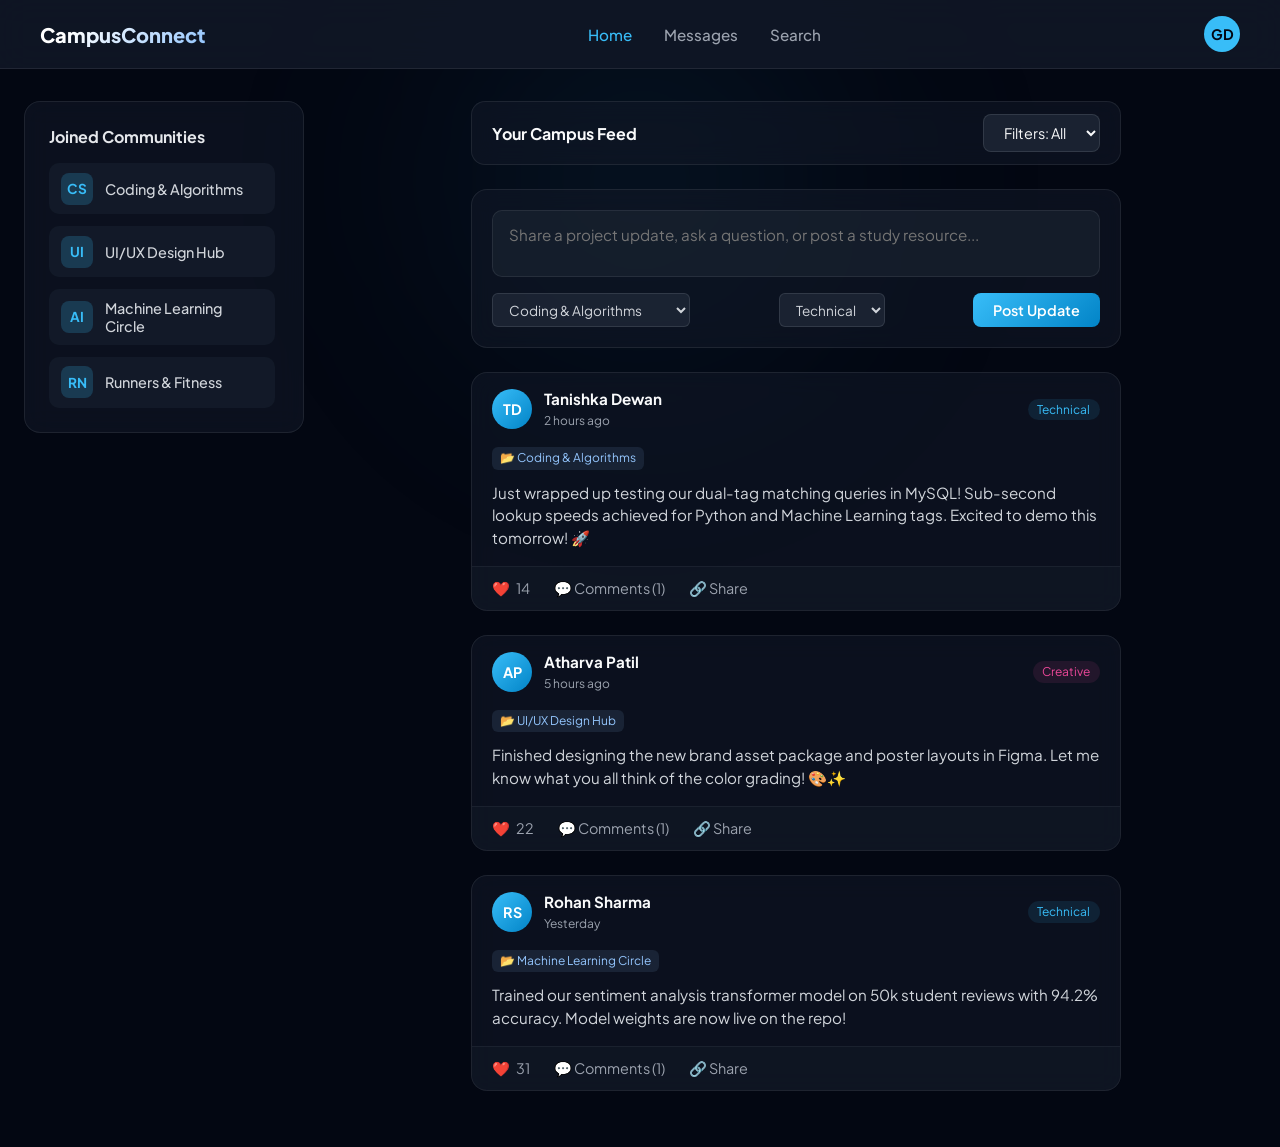
<file: dashboard.html>
<!DOCTYPE html>
<html lang="en">
<head>
    <meta charset="UTF-8">
    <meta name="viewport" content="width=device-width, initial-scale=1.0">
    <title>CampusConnect - Dashboard Feed</title>
    <link href="https://fonts.googleapis.com/css2?family=Plus+Jakarta+Sans:wght@300;400;500;700;800&display=swap" rel="stylesheet">
    <style>
        * { margin: 0; padding: 0; box-sizing: border-box; }
        body { font-family: 'Plus Jakarta Sans', sans-serif; background-color: #030712; color: #f9fafb; min-height: 100vh; }
        .ambient-glow { position: fixed; width: 700px; height: 700px; background: radial-gradient(circle, rgba(56, 189, 248, 0.08) 0%, rgba(14, 116, 144, 0.02) 50%, transparent 70%); top: 20%; left: 50%; transform: translate(-50%, -50%); z-index: 0; pointer-events: none; filter: blur(80px); }
        nav { position: sticky; top: 0; z-index: 100; background: rgba(17, 24, 39, 0.85); border-bottom: 1px solid rgba(255, 255, 255, 0.08); backdrop-filter: blur(16px); display: flex; justify-content: space-between; align-items: center; padding: 1rem 2.5rem; }
        .nav-brand { font-size: 1.25rem; font-weight: 800; background: linear-gradient(135deg, #ffffff 20%, #93c5fd 100%); -webkit-background-clip: text; -webkit-text-fill-color: transparent; text-decoration: none; }
        .nav-links { display: flex; gap: 2rem; list-style: none; }
        .nav-links a { color: #9ca3af; text-decoration: none; font-size: 0.95rem; font-weight: 500; transition: color 0.2s; cursor: pointer; }
        .nav-links a:hover, .nav-links a.active { color: #38bdf8; }
        .nav-right { display: flex; align-items: center; gap: 1rem; }
        .nav-avatar-link { text-decoration: none; display: flex; align-items: center; transition: transform 0.2s; cursor: pointer; }
        .nav-avatar { width: 36px; height: 36px; border-radius: 50%; background: #38bdf8; color: #030712; font-weight: 700; display: flex; align-items: center; justify-content: center; font-size: 0.9rem; border: 2px solid rgba(56, 189, 248, 0.4); overflow: hidden; }
        .nav-avatar img { width: 100%; height: 100%; object-fit: cover; }
        .main-layout { position: relative; z-index: 1; max-width: 1300px; margin: 0 auto; display: grid; grid-template-columns: 280px 1fr; gap: 2rem; padding: 2rem 1.5rem; }
        .sidebar { background: rgba(17, 24, 39, 0.6); border: 1px solid rgba(255, 255, 255, 0.08); border-radius: 16px; padding: 1.5rem; backdrop-filter: blur(12px); height: fit-content; position: sticky; top: 5rem; }
        .sidebar h3 { font-size: 1rem; font-weight: 700; margin-bottom: 1rem; color: #e5e7eb; }
        .communities-list { list-style: none; max-height: 400px; overflow-y: auto; display: flex; flex-direction: column; gap: 0.75rem; padding-right: 0.25rem; }
        .community-item { display: flex; align-items: center; gap: 0.75rem; padding: 0.6rem 0.75rem; border-radius: 10px; background: rgba(31, 41, 55, 0.4); transition: background 0.2s; cursor: pointer; text-decoration: none; color: inherit; }
        .community-item:hover { background: rgba(56, 189, 248, 0.1); }
        .community-icon { width: 32px; height: 32px; border-radius: 8px; background: rgba(56, 189, 248, 0.2); color: #38bdf8; display: flex; align-items: center; justify-content: center; font-weight: 700; font-size: 0.85rem; }
        .community-name { font-size: 0.9rem; font-weight: 500; color: #d1d5db; }
        .feed-container { max-width: 650px; width: 100%; margin: 0 auto; }
        .feed-controls { display: flex; justify-content: space-between; align-items: center; margin-bottom: 1.5rem; background: rgba(17, 24, 39, 0.6); border: 1px solid rgba(255, 255, 255, 0.08); padding: 0.75rem 1.25rem; border-radius: 14px; backdrop-filter: blur(12px); }
        .filter-dropdown { background: rgba(31, 41, 55, 0.8); border: 1px solid rgba(255, 255, 255, 0.1); color: #f9fafb; padding: 0.5rem 1rem; border-radius: 8px; font-family: inherit; font-size: 0.9rem; cursor: pointer; outline: none; }
        .create-post-box { background: rgba(17, 24, 39, 0.6); border: 1px solid rgba(255, 255, 255, 0.08); border-radius: 16px; padding: 1.25rem; backdrop-filter: blur(12px); margin-bottom: 1.5rem; }
        .create-post-input { width: 100%; background: rgba(31, 41, 55, 0.5); border: 1px solid rgba(255, 255, 255, 0.08); border-radius: 10px; padding: 0.85rem 1rem; color: #f9fafb; font-family: inherit; font-size: 0.95rem; resize: none; margin-bottom: 0.75rem; outline: none; }
        .create-post-footer { display: flex; justify-content: space-between; align-items: center; }
        .post-category-select, .post-comm-select { background: rgba(31, 41, 55, 0.8); border: 1px solid rgba(255, 255, 255, 0.1); color: #d1d5db; padding: 0.4rem 0.75rem; border-radius: 6px; font-family: inherit; font-size: 0.85rem; }
        .post-btn { background: linear-gradient(135deg, #38bdf8 0%, #0284c7 100%); color: #ffffff; font-family: inherit; font-weight: 600; font-size: 0.9rem; padding: 0.5rem 1.25rem; border: none; border-radius: 8px; cursor: pointer; transition: opacity 0.2s; }
        .post-card { background: rgba(17, 24, 39, 0.6); border: 1px solid rgba(255, 255, 255, 0.08); border-radius: 16px; margin-bottom: 1.5rem; backdrop-filter: blur(12px); overflow: hidden; }
        .post-header { display: flex; align-items: center; justify-content: space-between; padding: 1rem 1.25rem; }
        .post-user-info { display: flex; align-items: center; gap: 0.75rem; cursor: pointer; }
        .post-avatar { width: 40px; height: 40px; border-radius: 50%; background: linear-gradient(135deg, #38bdf8 0%, #0284c7 100%); display: flex; align-items: center; justify-content: center; font-weight: 700; color: #ffffff; font-size: 0.9rem; overflow: hidden; }
        .post-avatar img { width: 100%; height: 100%; object-fit: cover; }
        .post-author { font-size: 0.95rem; font-weight: 700; color: #f9fafb; }
        .post-author:hover { color: #38bdf8; text-decoration: underline; }
        .post-tag { font-size: 0.75rem; color: #38bdf8; background: rgba(56, 189, 248, 0.1); padding: 0.2rem 0.6rem; border-radius: 9999px; }
        .post-community-badge { display: inline-block; font-size: 0.75rem; color: #93c5fd; background: rgba(147, 197, 253, 0.1); padding: 0.15rem 0.5rem; border-radius: 6px; margin-bottom: 0.5rem; cursor: pointer; }
        .post-community-badge:hover { background: rgba(147, 197, 253, 0.2); }
        .post-body { padding: 0 1.25rem 1rem 1.25rem; font-size: 0.95rem; line-height: 1.5; color: #d1d5db; }
        .post-actions { display: flex; gap: 1.5rem; padding: 0.75rem 1.25rem; border-top: 1px solid rgba(255, 255, 255, 0.05); background: rgba(31, 41, 55, 0.2); }
        .action-btn { background: transparent; border: none; color: #9ca3af; font-family: inherit; font-size: 0.9rem; cursor: pointer; display: flex; align-items: center; gap: 0.4rem; transition: color 0.2s; }
        .action-btn:hover, .action-btn.active { color: #38bdf8; }
        .comments-section { padding: 0.75rem 1.25rem 1rem 1.25rem; border-top: 1px solid rgba(255, 255, 255, 0.03); display: none; background: rgba(11, 15, 25, 0.4); }
        .comments-section.open { display: block; }
        .comment-list { margin-bottom: 0.75rem; display: flex; flex-direction: column; gap: 0.5rem; }
        .comment-item { font-size: 0.85rem; color: #9ca3af; background: rgba(31, 41, 55, 0.4); padding: 0.5rem 0.75rem; border-radius: 8px; }
        .comment-item strong { color: #e5e7eb; margin-right: 0.4rem; }
        .comment-input-box { display: flex; gap: 0.5rem; }
        .comment-input { flex: 1; background: rgba(31, 41, 55, 0.5); border: 1px solid rgba(255, 255, 255, 0.08); border-radius: 8px; padding: 0.5rem 0.75rem; color: #f9fafb; font-size: 0.85rem; outline: none; }
        .comment-submit-btn { background: #38bdf8; color: #030712; border: none; padding: 0.5rem 0.75rem; border-radius: 8px; font-weight: 600; font-size: 0.85rem; cursor: pointer; }

        .modal-overlay { display: none; position: fixed; inset: 0; background: rgba(3, 7, 18, 0.85); backdrop-filter: blur(12px); z-index: 1000; justify-content: center; align-items: center; padding: 1.5rem; }
        .modal-box { background: rgba(17, 24, 39, 0.95); border: 1px solid rgba(255, 255, 255, 0.1); border-radius: 20px; max-width: 650px; width: 100%; padding: 2rem; position: relative; max-height: 85vh; overflow-y: auto; }
        .close-modal { position: absolute; top: 1.25rem; right: 1.25rem; background: transparent; border: none; color: #9ca3af; font-size: 1.5rem; cursor: pointer; }
    </style>
</head>
<body>
    <div class="ambient-glow"></div>

    <nav>
        <a href="dashboard.html" class="nav-brand">CampusConnect</a>
        <ul class="nav-links">
            <li><a class="active" onclick="loadPosts()">Home</a></li>
            <li><a href="ecosystem.html?tab=messages">Messages</a></li>
            <li><a href="ecosystem.html?tab=search">Search</a></li>
        </ul>
        <div class="nav-right">
            <a href="ecosystem.html?tab=profile" class="nav-avatar-link" title="Go to Profile">
                <div class="nav-avatar" id="nav-user-avatar">GD</div>
            </a>
        </div>
    </nav>

    <div class="main-layout">
        <aside class="sidebar">
            <h3>Joined Communities</h3>
            <div class="communities-list" id="joined-communities-sidebar"></div>
        </aside>

        <main class="feed-container">
            <div class="feed-controls">
                <span style="font-weight: 700; font-size: 1rem;">Your Campus Feed</span>
                <select class="filter-dropdown" id="feed-filter" onchange="loadPosts()">
                    <option value="all">Filters: All</option>
                    <option value="technical">Technical</option>
                    <option value="creative">Creative</option>
                </select>
            </div>

            <div class="create-post-box">
                <textarea class="create-post-input" id="new-post-text" placeholder="Share a project update, ask a question, or post a study resource..."></textarea>
                <div class="create-post-footer" style="display: flex; gap: 0.5rem; flex-wrap: wrap;">
                    <select class="post-comm-select" id="new-post-comm">
                        <option value="Coding & Algorithms">Coding & Algorithms</option>
                        <option value="UI/UX Design Hub">UI/UX Design Hub</option>
                        <option value="Machine Learning Circle">Machine Learning Circle</option>
                        <option value="Runners & Fitness">Runners & Fitness</option>
                    </select>
                    <select class="post-category-select" id="new-post-category">
                        <option value="technical">Technical</option>
                        <option value="creative">Creative</option>
                    </select>
                    <button class="post-btn" onclick="createNewPost()">Post Update</button>
                </div>
            </div>

            <div id="posts-stream"></div>
        </main>
    </div>

    <!-- Community Hub Modal Page -->
    <div id="community-modal" class="modal-overlay">
        <div class="modal-box">
            <button class="close-modal" onclick="closeModal('community-modal')">&times;</button>
            <div style="display: flex; align-items: center; gap: 1rem; margin-bottom: 1.25rem;">
                <div class="community-icon" id="modal-comm-icon" style="width: 55px; height: 55px; font-size: 1.3rem;">CS</div>
                <div>
                    <h2 id="modal-comm-name" style="font-size: 1.4rem;">Coding & Algorithms</h2>
                    <p style="font-size: 0.85rem; color: #10b981;"><span id="modal-comm-members">340</span> Active Members</p>
                </div>
            </div>
            <p id="modal-comm-desc" style="color: #9ca3af; font-size: 0.95rem; margin-bottom: 1.5rem; line-height: 1.5;"></p>
            
            <div style="display: flex; gap: 2rem; margin-bottom: 1.5rem; font-size: 0.85rem; color: #d1d5db; background: rgba(31,41,55,0.4); padding: 1rem; border-radius: 12px;">
                <div><strong>Admins:</strong> <span id="modal-comm-admins">Tanishka Dewan</span></div>
                <div><strong>Connections in Hub:</strong> <span id="modal-comm-connections">Atharva Patil</span></div>
            </div>

            <button class="post-btn" id="modal-join-btn" onclick="toggleJoinFromModal()" style="margin-bottom: 1.5rem;">Join Hub</button>

            <h3 style="font-size: 1rem; color: #93c5fd; margin-bottom: 0.75rem;">Community Specific Updates</h3>
            <div id="modal-comm-posts"></div>
        </div>
    </div>

    <!-- User Profile Popup Modal -->
    <div id="profile-popup-modal" class="modal-overlay">
        <div class="modal-box" style="max-width: 450px; text-align: center;">
            <button class="close-modal" onclick="closeModal('profile-popup-modal')">&times;</button>
            <div style="width: 80px; height: 80px; border-radius: 50%; background: linear-gradient(135deg, #38bdf8 0%, #0284c7 100%); display: flex; align-items: center; justify-content: center; font-size: 1.75rem; font-weight: 700; color: #fff; margin: 0 auto 1rem auto;" id="popup-avatar">TD</div>
            <h2 id="popup-name" style="font-size: 1.25rem; margin-bottom: 0.2rem;">Tanishka Dewan</h2>
            <p id="popup-username" style="font-size: 0.85rem; color: #9ca3af; margin-bottom: 1.25rem;">@tanishka</p>
            
            <div style="text-align: left; background: rgba(31,41,55,0.4); padding: 1rem; border-radius: 12px; margin-bottom: 1.25rem; font-size: 0.9rem;">
                <p style="margin-bottom: 0.5rem;"><strong>Expertise Offered:</strong> <span id="popup-expertise" style="color: #38bdf8;">Python, Data Structures</span></p>
                <p><strong>Learning Interests:</strong> <span id="popup-interests" style="color: #ec4899;">Cloud Architecture</span></p>
            </div>

            <a href="#" id="popup-connect-btn" class="post-btn" style="display: inline-block; text-decoration: none;">Direct Message</a>
        </div>
    </div>

    <script>
        let currentCommunityContext = "";

        // Default Master Catalog of All Communities (Joined + Unjoined Recommendations)
        const masterCommunitiesCatalog = [
            { name: "Coding & Algorithms", code: "CS", desc: "Data structures, competitive programming, hackathon preparation.", members: 340, admins: "Tanishka Dewan", connections: "Atharva Patil", joined: true },
            { name: "UI/UX Design Hub", code: "UI", desc: "Figma workshops, wireframing, and graphic design systems.", members: 215, admins: "Atharva Patil", connections: "Gargi Devlekar", joined: true },
            { name: "Machine Learning Circle", code: "AI", desc: "AI models, computer vision, and neural network research.", members: 410, admins: "Tanishka Dewan", connections: "Rohan Sharma", joined: true },
            { name: "Runners & Fitness", code: "RN", desc: "Campus jogging, marathon training, and wellness groups.", members: 180, admins: "Rohan Sharma", connections: "Atharva Patil", joined: true },
            { name: "Robotics Society", code: "RO", desc: "Autonomous bots, Arduino, and hardware hackathons.", members: 290, admins: "Vikram Malhotra", connections: "Rohan Sharma", joined: false },
            { name: "Campus Gamers", code: "GM", desc: "E-sports tournaments and casual gaming night sessions.", members: 520, admins: "Nikhil Joshi", connections: "Tanishka Dewan", joined: false },
            { name: "Literary & Debate Club", code: "LD", desc: "Public speaking, Model UN, and literary symposiums.", members: 145, admins: "Ananya Iyer", connections: "Gargi Devlekar", joined: false }
        ];

        window.addEventListener('DOMContentLoaded', () => {
            const currentUser = JSON.parse(localStorage.getItem('cc_current_user')) || { name: "Gargi Devlekar" };
            const navAvatar = document.getElementById('nav-user-avatar');
            if (currentUser.avatarImg) {
                navAvatar.innerHTML = `<img src="${currentUser.avatarImg}" alt="PFP">`;
            } else {
                navAvatar.textContent = currentUser.name.split(' ').map(n => n[0]).join('').substring(0, 2).toUpperCase();
            }

            // Initialize joined communities if not present
            if (!localStorage.getItem('cc_joined_communities')) {
                const initialJoined = masterCommunitiesCatalog.filter(c => c.joined);
                localStorage.setItem('cc_joined_communities', JSON.stringify(initialJoined));
            }

            loadJoinedCommunitiesSidebar();
            loadPosts();
        });

        function loadJoinedCommunitiesSidebar() {
            const joined = JSON.parse(localStorage.getItem('cc_joined_communities')) || [];
            const container = document.getElementById('joined-communities-sidebar');
            container.innerHTML = "";
            joined.forEach(c => {
                container.innerHTML += `
                    <div class="community-item" onclick="openCommunityModal('${c.name}')">
                        <div class="community-icon">${c.code || c.name.substring(0,2).toUpperCase()}</div>
                        <span class="community-name">${c.name}</span>
                    </div>
                `;
            });

            // Update posting community dropdown options
            const postCommSelect = document.getElementById('new-post-comm');
            if (postCommSelect) {
                postCommSelect.innerHTML = "";
                joined.forEach(c => {
                    postCommSelect.innerHTML += `<option value="${c.name}">${c.name}</option>`;
                });
            }
        }

        function getInitialPosts() {
            return [
                {
                    id: 1, author: "Tanishka Dewan", avatarText: "TD", avatarImg: "", time: "2 hours ago", category: "technical", community: "Coding & Algorithms",
                    content: "Just wrapped up testing our dual-tag matching queries in MySQL! Sub-second lookup speeds achieved for Python and Machine Learning tags. Excited to demo this tomorrow! 🚀",
                    likes: 14, likedByMe: false, comments: [{ author: "Atharva", text: "That query optimization looks super clean!" }]
                },
                {
                    id: 2, author: "Atharva Patil", avatarText: "AP", avatarImg: "", time: "5 hours ago", category: "creative", community: "UI/UX Design Hub",
                    content: "Finished designing the new brand asset package and poster layouts in Figma. Let me know what you all think of the color grading! 🎨✨",
                    likes: 22, likedByMe: false, comments: [{ author: "Gargi", text: "The gradients look amazing!" }]
                },
                {
                    id: 3, author: "Rohan Sharma", avatarText: "RS", avatarImg: "", time: "Yesterday", category: "technical", community: "Machine Learning Circle",
                    content: "Trained our sentiment analysis transformer model on 50k student reviews with 94.2% accuracy. Model weights are now live on the repo!",
                    likes: 31, likedByMe: false, comments: [{ author: "Tanishka", text: "Incredible benchmarks!" }]
                }
            ];
        }

        function loadPosts() {
            let posts = JSON.parse(localStorage.getItem('cc_posts'));
            if (!posts) {
                posts = getInitialPosts();
                localStorage.setItem('cc_posts', JSON.stringify(posts));
            }

            const joined = JSON.parse(localStorage.getItem('cc_joined_communities')) || [];
            const joinedNames = joined.map(j => j.name);

            const stream = document.getElementById('posts-stream');
            stream.innerHTML = "";
            const filterValue = document.getElementById('feed-filter').value;

            posts.forEach(post => {
                // Rule: users can only view posts made by communities they have joined (unless posted by themselves)
                const currentUser = JSON.parse(localStorage.getItem('cc_current_user')) || { name: "Gargi Devlekar" };
                const isMyPost = post.author === currentUser.name;
                const isJoinedCommunityPost = post.community && joinedNames.includes(post.community);

                if (!isMyPost && !isJoinedCommunityPost) return;
                if (filterValue !== 'all' && post.category !== filterValue) return;

                const tagColor = post.category === 'technical' ? '#38bdf8' : '#ec4899';
                const tagBg = post.category === 'technical' ? 'rgba(56, 189, 248, 0.1)' : 'rgba(236, 72, 153, 0.1)';
                const avatarContent = post.avatarImg ? `<img src="${post.avatarImg}" alt="avatar">` : (post.avatarText || post.author.substring(0,2).toUpperCase());

                let commentsHtml = "";
                post.comments.forEach(c => {
                    commentsHtml += `<div class="comment-item"><strong>${c.author}:</strong> ${c.text}</div>`;
                });

                stream.innerHTML += `
                    <div class="post-card" data-id="${post.id}">
                        <div class="post-header">
                            <div class="post-user-info" onclick="openUserProfile('${post.author}')">
                                <div class="post-avatar">${avatarContent}</div>
                                <div>
                                    <div class="post-author">${post.author}</div>
                                    <span style="font-size: 0.75rem; color: #9ca3af;">${post.time}</span>
                                </div>
                            </div>
                            <span class="post-tag" style="color: ${tagColor}; background: ${tagBg};">${post.category.charAt(0).toUpperCase() + post.category.slice(1)}</span>
                        </div>
                        <div class="post-body">
                            ${post.community ? `<span class="post-community-badge" onclick="openCommunityModal('${post.community}')">📂 ${post.community}</span>` : ''}
                            <div style="margin-top: 0.25rem;">${post.content}</div>
                        </div>
                        <div class="post-actions">
                            <button class="action-btn ${post.likedByMe ? 'active' : ''}" onclick="toggleLike(${post.id})">❤️ <span class="like-count">${post.likes}</span></button>
                            <button class="action-btn" onclick="toggleComments(this)">💬 Comments (${post.comments.length})</button>
                            <button class="action-btn" onclick="sharePost()">🔗 Share</button>
                        </div>
                        <div class="comments-section">
                            <div class="comment-list">${commentsHtml}</div>
                            <div class="comment-input-box">
                                <input type="text" class="comment-input" placeholder="Write a comment...">
                                <button class="comment-submit-btn" onclick="addComment(this, ${post.id})">Post</button>
                            </div>
                        </div>
                    </div>
                `;
            });
        }

        function createNewPost() {
            const textarea = document.getElementById('new-post-text');
            const categorySelect = document.getElementById('new-post-category');
            const commSelect = document.getElementById('new-post-comm');
            const content = textarea.value.trim();
            if (!content) { alert("Please write something before posting."); return; }

            const currentUser = JSON.parse(localStorage.getItem('cc_current_user')) || { name: "Gargi Devlekar" };
            const initials = currentUser.name.split(' ').map(n => n[0]).join('').substring(0, 2).toUpperCase();

            let posts = JSON.parse(localStorage.getItem('cc_posts')) || getInitialPosts();
            posts.unshift({
                id: Date.now(),
                author: currentUser.name,
                avatarText: initials,
                avatarImg: currentUser.avatarImg || "",
                time: "Just now",
                category: categorySelect.value,
                community: commSelect ? commSelect.value : "Coding & Algorithms",
                content: content,
                likes: 0,
                likedByMe: false,
                comments: []
            });

            localStorage.setItem('cc_posts', JSON.stringify(posts));
            textarea.value = "";
            loadPosts();
        }

        function toggleLike(postId) {
            let posts = JSON.parse(localStorage.getItem('cc_posts'));
            const post = posts.find(p => p.id === postId);
            if (post) {
                if (post.likedByMe) { post.likes -= 1; post.likedByMe = false; }
                else { post.likes += 1; post.likedByMe = true; }
                localStorage.setItem('cc_posts', JSON.stringify(posts));
                loadPosts();
            }
        }

        function toggleComments(btn) {
            btn.closest('.post-card').querySelector('.comments-section').classList.toggle('open');
        }

        function addComment(btn, postId) {
            const input = btn.previousElementSibling;
            const text = input.value.trim();
            if (!text) return;

            const currentUser = JSON.parse(localStorage.getItem('cc_current_user')) || { name: "Gargi Devlekar" };
            let posts = JSON.parse(localStorage.getItem('cc_posts'));
            const post = posts.find(p => p.id === postId);
            if (post) {
                post.comments.push({ author: currentUser.name.split(' ')[0], text: text });
                localStorage.setItem('cc_posts', JSON.stringify(posts));
                loadPosts();
                event.target.closest('.post-card').querySelector('.comments-section').classList.add('open');
            }
        }

        function sharePost() { alert("Post link copied to clipboard!"); }

        function openCommunityModal(commName) {
            currentCommunityContext = commName;
            const data = masterCommunitiesCatalog.find(c => c.name === commName) || { code: commName.substring(0,2).toUpperCase(), members: 150, desc: "Active campus hub.", admins: "Campus Lead", connections: "None" };

            document.getElementById('modal-comm-name').textContent = commName;
            document.getElementById('modal-comm-icon').textContent = data.code;
            document.getElementById('modal-comm-members').textContent = data.members;
            document.getElementById('modal-comm-desc').textContent = data.desc;
            document.getElementById('modal-comm-admins').textContent = data.admins;
            document.getElementById('modal-comm-connections').textContent = data.connections;

            let joined = JSON.parse(localStorage.getItem('cc_joined_communities')) || [];
            const isJoined = joined.some(c => c.name === commName);
            const btn = document.getElementById('modal-join-btn');
            btn.textContent = isJoined ? "Leave Hub" : "Join Hub";
            btn.style.background = isJoined ? "rgba(239, 68, 68, 0.2)" : "linear-gradient(135deg, #38bdf8 0%, #0284c7 100%)";
            btn.style.color = isJoined ? "#ef4444" : "#ffffff";

            const posts = JSON.parse(localStorage.getItem('cc_posts')) || [];
            const commPosts = posts.filter(p => p.community === commName);
            const commPostsContainer = document.getElementById('modal-comm-posts');
            commPostsContainer.innerHTML = "";
            if (commPosts.length === 0) {
                commPostsContainer.innerHTML = `<p style="color: #6b7280; font-size: 0.85rem;">No posts in this community yet.</p>`;
            } else {
                commPosts.forEach(cp => {
                    commPostsContainer.innerHTML += `
                        <div style="background: rgba(31,41,55,0.4); padding: 0.85rem; border-radius: 10px; margin-bottom: 0.75rem; font-size: 0.9rem;">
                            <strong style="color: #38bdf8;">${cp.author}:</strong> ${cp.content}
                        </div>
                    `;
                });
            }

            document.getElementById('community-modal').style.display = 'flex';
        }

        function toggleJoinFromModal() {
            let joined = JSON.parse(localStorage.getItem('cc_joined_communities')) || [];
            const idx = joined.findIndex(c => c.name === currentCommunityContext);
            if (idx !== -1) {
                joined.splice(idx, 1);
            } else {
                const data = masterCommunitiesCatalog.find(c => c.name === currentCommunityContext) || { name: currentCommunityContext, code: "CC" };
                joined.push(data);
            }
            localStorage.setItem('cc_joined_communities', JSON.stringify(joined));
            loadJoinedCommunitiesSidebar();
            openCommunityModal(currentCommunityContext);
            loadPosts();
        }

        const mockProfilesDB = {
            "Tanishka Dewan": { username: "tanishka", expertise: "Python, MySQL, Data Structures", interests: "Machine Learning, Cloud" },
            "Atharva Patil": { username: "atharva", expertise: "UI Design, Figma, Tailwind CSS", interests: "Graphic Design, Branding" },
            "Rohan Sharma": { username: "rohan", expertise: "C++, Mechanical CAD, Linux", interests: "Robotics, Embedded Systems" },
            "Gargi Devlekar": { username: "gargi", expertise: "Python, Web Dev, Next.js", interests: "Machine Learning, Public Speaking" }
        };

        function openUserProfile(authorName) {
            let users = JSON.parse(localStorage.getItem('cc_users')) || [];
            let found = users.find(u => u.name === authorName) || mockProfilesDB[authorName] || { username: authorName.toLowerCase().replace(/\s/g,''), name: authorName, expertise: "General Tech", interests: "Peer Learning" };

            document.getElementById('popup-name').textContent = authorName;
            document.getElementById('popup-username').textContent = "@" + (found.username || authorName.toLowerCase());
            document.getElementById('popup-avatar').textContent = authorName.split(' ').map(n=>n[0]).join('').substring(0,2).toUpperCase();
            document.getElementById('popup-expertise').textContent = found.expertise || "Not specified";
            document.getElementById('popup-interests').textContent = found.interests || "Not specified";
            document.getElementById('popup-connect-btn').href = `ecosystem.html?tab=messages&chat=${encodeURIComponent(authorName)}`;

            document.getElementById('profile-popup-modal').style.display = 'flex';
        }

        function closeModal(modalId) {
            document.getElementById(modalId).style.display = 'none';
        }
    </script>
</body>
</html>
</file>
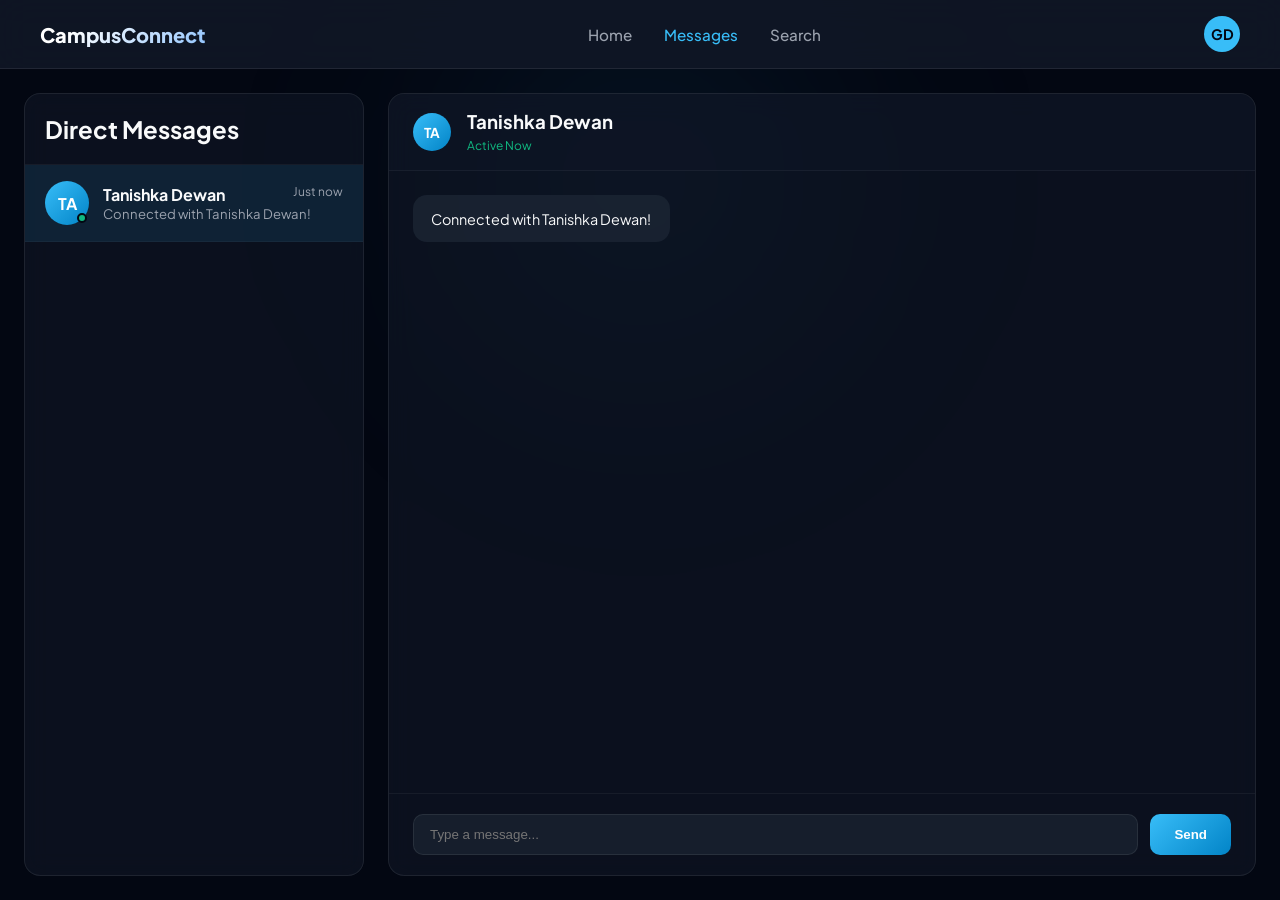
<file: ecosystem.html>
<!DOCTYPE html>
<html lang="en">
<head>
    <meta charset="UTF-8">
    <meta name="viewport" content="width=device-width, initial-scale=1.0">
    <title>CampusConnect - Ecosystem Hub</title>
    <link href="https://fonts.googleapis.com/css2?family=Plus+Jakarta+Sans:wght@300;400;500;700;800&display=swap" rel="stylesheet">
    <style>
        * { margin: 0; padding: 0; box-sizing: border-box; }
        body { font-family: 'Plus Jakarta Sans', sans-serif; background-color: #030712; color: #f9fafb; min-height: 100vh; display: flex; flex-direction: column; }
        .ambient-glow { position: fixed; width: 700px; height: 700px; background: radial-gradient(circle, rgba(56, 189, 248, 0.08) 0%, rgba(14, 116, 144, 0.02) 50%, transparent 70%); top: 20%; left: 50%; transform: translate(-50%, -50%); z-index: 0; pointer-events: none; filter: blur(80px); }
        nav { position: relative; z-index: 100; background: rgba(17, 24, 39, 0.85); border-bottom: 1px solid rgba(255, 255, 255, 0.08); backdrop-filter: blur(16px); display: flex; justify-content: space-between; align-items: center; padding: 1rem 2.5rem; flex-shrink: 0; }
        .nav-brand { font-size: 1.25rem; font-weight: 800; background: linear-gradient(135deg, #ffffff 20%, #93c5fd 100%); -webkit-background-clip: text; -webkit-text-fill-color: transparent; text-decoration: none; }
        .nav-links { display: flex; gap: 2rem; list-style: none; }
        .nav-links a { color: #9ca3af; text-decoration: none; font-size: 0.95rem; font-weight: 500; cursor: pointer; transition: color 0.2s; }
        .nav-links a:hover, .nav-links a.active { color: #38bdf8; }
        .nav-right { display: flex; align-items: center; gap: 1rem; }
        .nav-avatar { width: 36px; height: 36px; border-radius: 50%; background: #38bdf8; color: #030712; font-weight: 700; display: flex; align-items: center; justify-content: center; font-size: 0.9rem; border: 2px solid rgba(56, 189, 248, 0.4); overflow: hidden; }
        .nav-avatar img { width: 100%; height: 100%; object-fit: cover; }

        .ecosystem-section { display: none; flex: 1; position: relative; z-index: 1; }
        .ecosystem-section.active { display: flex; flex-direction: column; }

        /* Messaging */
        .chat-layout { flex: 1; max-width: 1300px; width: 100%; margin: 0 auto; display: grid; grid-template-columns: 340px 1fr; gap: 1.5rem; padding: 1.5rem; overflow: hidden; height: calc(100vh - 80px); }
        .chat-sidebar { background: rgba(17, 24, 39, 0.6); border: 1px solid rgba(255, 255, 255, 0.08); border-radius: 16px; backdrop-filter: blur(12px); display: flex; flex-direction: column; overflow: hidden; }
        .sidebar-header { padding: 1.25rem; border-bottom: 1px solid rgba(255, 255, 255, 0.05); }
        .conversations-list { flex: 1; overflow-y: auto; list-style: none; }
        .conversation-item { display: flex; align-items: center; gap: 0.85rem; padding: 1rem 1.25rem; border-bottom: 1px solid rgba(255, 255, 255, 0.03); cursor: pointer; transition: background 0.2s; }
        .conversation-item:hover, .conversation-item.active { background: rgba(56, 189, 248, 0.1); }
        .conv-avatar { width: 44px; height: 44px; border-radius: 50%; background: linear-gradient(135deg, #38bdf8 0%, #0284c7 100%); display: flex; align-items: center; justify-content: center; font-weight: 700; color: #ffffff; flex-shrink: 0; position: relative; }
        .status-dot { position: absolute; bottom: 2px; right: 2px; width: 10px; height: 10px; background-color: #10b981; border: 2px solid #030712; border-radius: 50%; }
        .conv-info { flex: 1; min-width: 0; }
        .chat-window { background: rgba(17, 24, 39, 0.6); border: 1px solid rgba(255, 255, 255, 0.08); border-radius: 16px; backdrop-filter: blur(12px); display: flex; flex-direction: column; overflow: hidden; }
        .chat-header { padding: 1rem 1.5rem; border-bottom: 1px solid rgba(255, 255, 255, 0.05); display: flex; align-items: center; gap: 1rem; background: rgba(17, 24, 39, 0.4); }
        .chat-messages { flex: 1; padding: 1.5rem; overflow-y: auto; display: flex; flex-direction: column; gap: 1rem; }
        .message { max-width: 65%; padding: 0.85rem 1.15rem; border-radius: 14px; font-size: 0.9rem; line-height: 1.4; }
        .message.received { background: rgba(31, 41, 55, 0.7); color: #f9fafb; align-self: flex-start; }
        .message.sent { background: linear-gradient(135deg, #38bdf8 0%, #0284c7 100%); color: #ffffff; align-self: flex-end; }
        .chat-input-area { padding: 1.25rem 1.5rem; border-top: 1px solid rgba(255, 255, 255, 0.05); display: flex; gap: 0.75rem; }
        .chat-input { flex: 1; background: rgba(31, 41, 55, 0.6); border: 1px solid rgba(255, 255, 255, 0.08); border-radius: 10px; padding: 0.75rem 1rem; color: #f9fafb; outline: none; }
        .send-btn { background: linear-gradient(135deg, #38bdf8 0%, #0284c7 100%); color: #ffffff; border: none; padding: 0 1.5rem; border-radius: 10px; font-weight: 600; cursor: pointer; }

        /* Search */
        .search-container { max-width: 800px; width: 100%; margin: 0 auto; padding: 2.5rem 1.5rem; }
        .search-bar-wrapper { position: relative; margin-bottom: 2.5rem; }
        .search-input { width: 100%; background: rgba(17, 24, 39, 0.7); border: 1px solid rgba(255, 255, 255, 0.12); border-radius: 16px; padding: 1.15rem 1.25rem 1.15rem 3.5rem; color: #f9fafb; font-size: 1.1rem; outline: none; }
        .results-section { margin-bottom: 2.5rem; }
        .result-card { background: rgba(17, 24, 39, 0.6); border: 1px solid rgba(255, 255, 255, 0.08); border-radius: 14px; padding: 1.25rem; display: flex; align-items: center; justify-content: space-between; margin-bottom: 1rem; }
        .result-action-btn { background: rgba(56, 189, 248, 0.1); color: #38bdf8; border: 1px solid rgba(56, 189, 248, 0.2); padding: 0.5rem 1rem; border-radius: 8px; font-weight: 600; text-decoration: none; cursor: pointer; }

        /* Profile */
        .profile-layout { max-width: 1100px; width: 100%; margin: 0 auto; padding: 2.5rem 1.5rem; display: grid; grid-template-columns: 350px 1fr; gap: 2rem; }
        .profile-card { background: rgba(17, 24, 39, 0.6); border: 1px solid rgba(255, 255, 255, 0.08); border-radius: 20px; padding: 2rem; height: fit-content; }
        .form-group { margin-bottom: 1.25rem; }
        .form-label { display: block; font-size: 0.85rem; font-weight: 600; color: #d1d5db; margin-bottom: 0.4rem; }
        .form-input { width: 100%; background: rgba(31, 41, 55, 0.5); border: 1px solid rgba(255, 255, 255, 0.08); border-radius: 10px; padding: 0.75rem 1rem; color: #f9fafb; outline: none; }
        .save-btn { width: 100%; background: linear-gradient(135deg, #38bdf8 0%, #0284c7 100%); color: #ffffff; padding: 0.8rem; border: none; border-radius: 10px; font-weight: 600; cursor: pointer; }
        .logout-btn { width: 100%; background: rgba(239, 68, 68, 0.1); color: #ef4444; border: 1px solid rgba(239, 68, 68, 0.2); padding: 0.8rem; border-radius: 10px; font-weight: 600; margin-top: 1rem; cursor: pointer; }
        .section-card { background: rgba(17, 24, 39, 0.6); border: 1px solid rgba(255, 255, 255, 0.08); border-radius: 20px; padding: 1.75rem; margin-bottom: 1.5rem; }

        /* Modal Popup */
        .modal-overlay { display: none; position: fixed; inset: 0; background: rgba(3, 7, 18, 0.85); backdrop-filter: blur(12px); z-index: 1000; justify-content: center; align-items: center; padding: 1.5rem; }
        .modal-box { background: rgba(17, 24, 39, 0.95); border: 1px solid rgba(255, 255, 255, 0.1); border-radius: 20px; max-width: 450px; width: 100%; padding: 2rem; position: relative; text-align: center; }
        .close-modal { position: absolute; top: 1.25rem; right: 1.25rem; background: transparent; border: none; color: #9ca3af; font-size: 1.5rem; cursor: pointer; }
    </style>
</head>
<body>
    <div class="ambient-glow"></div>

    <nav>
        <a href="dashboard.html" class="nav-brand">CampusConnect</a>
        <ul class="nav-links">
            <li><a href="dashboard.html">Home</a></li>
            <li><a id="nav-tab-messages" onclick="switchEcosystemTab('messages')">Messages</a></li>
            <li><a id="nav-tab-search" onclick="switchEcosystemTab('search')">Search</a></li>
        </ul>
        <div class="nav-right">
            <a onclick="switchEcosystemTab('profile')" title="Go to Profile" style="cursor: pointer;">
                <div class="nav-avatar" id="nav-user-avatar">GD</div>
            </a>
        </div>
    </nav>

    <!-- 1. MESSAGES SECTION -->
    <div id="section-messages" class="ecosystem-section">
        <div class="chat-layout">
            <aside class="chat-sidebar">
                <div class="sidebar-header"><h2>Direct Messages</h2></div>
                <ul class="conversations-list" id="conversations-list"></ul>
            </aside>
            <main class="chat-window">
                <div class="chat-header">
                    <div class="conv-avatar" id="active-chat-avatar" style="width: 38px; height: 38px; font-size: 0.85rem;">TD</div>
                    <div class="chat-header-info">
                        <h3 id="active-chat-name">Tanishka Dewan</h3>
                        <span style="font-size: 0.75rem; color: #10b981;">Active Now</span>
                    </div>
                </div>
                <div class="chat-messages" id="chat-messages-container"></div>
                <div class="chat-input-area">
                    <input type="text" class="chat-input" id="message-input" placeholder="Type a message..." onkeypress="if(event.key==='Enter') sendMessage()">
                    <button class="send-btn" onclick="sendMessage()">Send</button>
                </div>
            </main>
        </div>
    </div>

    <!-- 2. SEARCH SECTION -->
    <div id="section-search" class="ecosystem-section">
        <div class="search-container">
            <div class="search-bar-wrapper">
                <span style="position: absolute; left: 1.25rem; top: 50%; transform: translateY(-50%);">🔍</span>
                <input type="text" class="search-input" id="search-query-input" placeholder="Search profiles, joined or unjoined communities..." oninput="performGlobalSearch()" style="padding-left: 3.5rem;">
            </div>
            <div class="results-section">
                <h3 style="color: #93c5fd; margin-bottom: 1rem;">📂 Matching Communities (Hubs)</h3>
                <div id="search-comm-grid"></div>
            </div>
            <div class="results-section">
                <h3 style="color: #93c5fd; margin-bottom: 1rem;">👤 Matching Profiles</h3>
                <div id="search-prof-grid"></div>
            </div>
        </div>
    </div>

    <!-- 3. PROFILE SECTION -->
    <div id="section-profile" class="ecosystem-section">
        <div class="profile-layout">
            <div class="profile-card">
                <h2 style="font-size: 1.1rem; font-weight: 700; margin-bottom: 1.5rem;">Edit Profile</h2>
                <form onsubmit="savePreferences(event)">
                    <div class="form-group">
                        <label class="form-label">My Name</label>
                        <input type="text" class="form-input" id="profile-name">
                    </div>
                    <div class="form-group">
                        <label class="form-label">My Expertise</label>
                        <input type="text" class="form-input" id="profile-expertise">
                    </div>
                    <div class="form-group">
                        <label class="form-label">What I Want to Learn</label>
                        <input type="text" class="form-input" id="profile-interests">
                    </div>
                    <button type="submit" class="save-btn">Save Changes</button>
                </form>
                <button type="button" class="logout-btn" onclick="handleLogout()">Logout</button>
            </div>
            <div>
                <!-- Connections Section -->
                <div class="section-card">
                    <h3 style="font-size: 1.1rem; font-weight: 700; margin-bottom: 1.25rem;">👥 My Connections</h3>
                    <div id="profile-connections" style="display: grid; grid-template-columns: repeat(auto-fill, minmax(200px, 1fr)); gap: 1rem;"></div>
                </div>

                <!-- Communities Joined Section -->
                <div class="section-card">
                    <h3 style="font-size: 1.1rem; font-weight: 700; margin-bottom: 1.25rem;">📂 Communities Joined</h3>
                    <div id="profile-joined-comm"></div>
                </div>

                <!-- My Posts Section -->
                <div class="section-card">
                    <h3 style="font-size: 1.1rem; font-weight: 700; margin-bottom: 1.25rem;">📝 Posts Done By Me</h3>
                    <div id="profile-my-posts"></div>
                </div>
            </div>
        </div>
    </div>

    <!-- User Profile Popup Modal -->
    <div id="profile-popup-modal" class="modal-overlay">
        <div class="modal-box">
            <button class="close-modal" onclick="document.getElementById('profile-popup-modal').style.display='none'">&times;</button>
            <div style="width: 80px; height: 80px; border-radius: 50%; background: linear-gradient(135deg, #38bdf8 0%, #0284c7 100%); display: flex; align-items: center; justify-content: center; font-size: 1.75rem; font-weight: 700; color: #fff; margin: 0 auto 1rem auto;" id="popup-avatar">TD</div>
            <h2 id="popup-name" style="font-size: 1.25rem; margin-bottom: 0.2rem;">Tanishka Dewan</h2>
            <p id="popup-username" style="font-size: 0.85rem; color: #9ca3af; margin-bottom: 1.25rem;">@tanishka</p>
            
            <div style="text-align: left; background: rgba(31,41,55,0.4); padding: 1rem; border-radius: 12px; margin-bottom: 1.25rem; font-size: 0.9rem;">
                <p style="margin-bottom: 0.5rem;"><strong>Expertise Offered:</strong> <span id="popup-expertise" style="color: #38bdf8;">Python, Data Structures</span></p>
                <p><strong>Learning Interests:</strong> <span id="popup-interests" style="color: #ec4899;">Cloud Architecture</span></p>
            </div>

            <a href="#" id="popup-connect-btn" class="send-btn" style="display: inline-block; text-decoration: none; padding: 0.75rem 1.5rem;">Direct Message</a>
        </div>
    </div>

    <script>
        let currentActiveChat = "Tanishka Dewan";

        const masterCatalog = [
            { name: "Coding & Algorithms", code: "CS", desc: "Data structures, competitive programming, hackathon preparation.", members: 340, admins: "Tanishka Dewan", connections: "Atharva Patil" },
            { name: "UI/UX Design Hub", code: "UI", desc: "Figma workshops, wireframing, and graphic design systems.", members: 215, admins: "Atharva Patil", connections: "Gargi Devlekar" },
            { name: "Machine Learning Circle", code: "AI", desc: "AI models, computer vision, and neural network research.", members: 410, admins: "Tanishka Dewan", connections: "Rohan Sharma" },
            { name: "Runners & Fitness", code: "RN", desc: "Campus jogging, marathon training, and wellness groups.", members: 180, admins: "Rohan Sharma", connections: "Atharva Patil" },
            { name: "Robotics Society", code: "RO", desc: "Autonomous bots, Arduino, and hardware hackathons.", members: 290, admins: "Vikram Malhotra", connections: "Rohan Sharma" },
            { name: "Campus Gamers", code: "GM", desc: "E-sports tournaments and casual gaming night sessions.", members: 520, admins: "Nikhil Joshi", connections: "Tanishka Dewan" },
            { name: "Literary & Debate Club", code: "LD", desc: "Public speaking, Model UN, and literary symposiums.", members: 145, admins: "Ananya Iyer", connections: "Gargi Devlekar" }
        ];

        window.addEventListener('DOMContentLoaded', () => {
            updateNavbarAvatar();
            const urlParams = new URLSearchParams(window.location.search);
            const tab = urlParams.get('tab') || 'messages';
            const chatTarget = urlParams.get('chat');
            if (chatTarget) currentActiveChat = chatTarget;
            
            switchEcosystemTab(tab);
            loadConversations();
            switchChat(currentActiveChat);
            loadProfileData();
            performGlobalSearch();
        });

        function updateNavbarAvatar() {
            const currentUser = JSON.parse(localStorage.getItem('cc_current_user')) || { name: "Gargi Devlekar" };
            const navAvatar = document.getElementById('nav-user-avatar');
            if (currentUser.avatarImg) {
                navAvatar.innerHTML = `<img src="${currentUser.avatarImg}" alt="PFP">`;
            } else {
                navAvatar.textContent = currentUser.name.split(' ').map(n => n[0]).join('').substring(0, 2).toUpperCase();
            }
        }

        function switchEcosystemTab(tabName) {
            document.querySelectorAll('.ecosystem-section').forEach(s => s.classList.remove('active'));
            document.getElementById(`section-${tabName}`).classList.add('active');

            document.querySelectorAll('.nav-links a').forEach(a => a.classList.remove('active'));
            if(document.getElementById(`nav-tab-${tabName}`)) {
                document.getElementById(`nav-tab-${tabName}`).classList.add('active');
            }
        }

        // Messaging Logic
        function loadConversations() {
            let convs = JSON.parse(localStorage.getItem('cc_conversations')) || [
                { name: "Tanishka Dewan", initials: "TD", gradient: "linear-gradient(135deg, #38bdf8 0%, #0284c7 100%)", time: "10:42 AM", messages: [{ sender: "received", text: "Excited to demo this tomorrow! 🚀" }] },
                { name: "Atharva Patil", initials: "AP", gradient: "linear-gradient(135deg, #ec4899 0%, #be185d 100%)", time: "Yesterday", messages: [{ sender: "received", text: "Finished designing the asset package." }] }
            ];
            const listEl = document.getElementById('conversations-list');
            listEl.innerHTML = "";
            convs.forEach(c => {
                const lastMsg = c.messages.length > 0 ? c.messages[c.messages.length - 1].text : "";
                listEl.innerHTML += `
                    <li class="conversation-item ${c.name === currentActiveChat ? 'active' : ''}" onclick="switchChat('${c.name}')">
                        <div class="conv-avatar" style="background: ${c.gradient}">${c.initials}<div class="status-dot"></div></div>
                        <div class="conv-info">
                            <div style="display:flex; justify-content:space-between;"><span style="font-weight:700;">${c.name}</span><span style="font-size:0.75rem; color:#9ca3af;">${c.time}</span></div>
                            <div style="font-size:0.82rem; color:#9ca3af; white-space:nowrap; overflow:hidden; text-overflow:ellipsis;">${lastMsg}</div>
                        </div>
                    </li>
                `;
            });
        }

        function switchChat(name) {
            currentActiveChat = name;
            let convs = JSON.parse(localStorage.getItem('cc_conversations')) || [];
            let conv = convs.find(c => c.name === name);
            if (!conv) {
                conv = { name: name, initials: name.substring(0,2).toUpperCase(), gradient: "linear-gradient(135deg, #38bdf8 0%, #0284c7 100%)", time: "Just now", messages: [{ sender: "received", text: `Connected with ${name}!` }] };
                convs.push(conv);
                localStorage.setItem('cc_conversations', JSON.stringify(convs));
            }
            document.getElementById('active-chat-name').textContent = conv.name;
            document.getElementById('active-chat-avatar').textContent = conv.initials;
            
            const container = document.getElementById('chat-messages-container');
            container.innerHTML = "";
            conv.messages.forEach(m => { container.innerHTML += `<div class="message ${m.sender}">${m.text}</div>`; });
            container.scrollTop = container.scrollHeight;
            loadConversations();
        }

        function sendMessage() {
            const input = document.getElementById('message-input');
            const text = input.value.trim();
            if (!text) return;
            let convs = JSON.parse(localStorage.getItem('cc_conversations')) || [];
            let conv = convs.find(c => c.name === currentActiveChat);
            if (conv) {
                conv.messages.push({ sender: "sent", text: text });
                conv.time = "Just now";
                localStorage.setItem('cc_conversations', JSON.stringify(convs));
                input.value = "";
                switchChat(currentActiveChat);
            }
        }

        // Search & Profile Popup Logic
        const mockProfilesDB = {
            "Tanishka Dewan": { username: "tanishka", expertise: "Python, MySQL, Data Structures", interests: "Machine Learning, Cloud" },
            "Atharva Patil": { username: "atharva", expertise: "UI Design, Figma, Tailwind CSS", interests: "Graphic Design, Branding" },
            "Rohan Sharma": { username: "rohan", expertise: "C++, Mechanical CAD, Linux", interests: "Robotics, Embedded Systems" },
            "Gargi Devlekar": { username: "gargi", expertise: "Python, Web Dev, Next.js", interests: "Machine Learning, Public Speaking" }
        };

        function performGlobalSearch() {
            const query = document.getElementById('search-query-input').value.toLowerCase().trim();
            const commGrid = document.getElementById('search-comm-grid');
            const profGrid = document.getElementById('search-prof-grid');
            
            let users = JSON.parse(localStorage.getItem('cc_users')) || [];
            let allProfiles = [
                { name: "Tanishka Dewan", role: "Python & Data Structures", code: "TD" },
                { name: "Atharva Patil", role: "UI Design & Figma", code: "AP" },
                { name: "Rohan Sharma", role: "C++ & Systems", code: "RS" }
            ];
            users.forEach(u => {
                if (!allProfiles.some(p => p.name === u.name)) {
                    allProfiles.push({ name: u.name, role: u.expertise || "Campus Student", code: u.name.substring(0,2).toUpperCase() });
                }
            });

            // 1. Render Communities Search
            commGrid.innerHTML = "";
            masterCatalog.filter(c => c.name.toLowerCase().includes(query) || c.desc.toLowerCase().includes(query) || query === "").forEach(c => {
                commGrid.innerHTML += `
                    <div class="result-card">
                        <div style="display:flex; align-items:center; gap:1rem;">
                            <div style="width:40px; height:40px; border-radius:8px; background:rgba(56,189,248,0.2); color:#38bdf8; display:flex; align-items:center; justify-content:center; font-weight:700;">${c.code}</div>
                            <div><strong>${c.name}</strong><p style="font-size:0.85rem; color:#9ca3af;">${c.desc}</p></div>
                        </div>
                        <a href="dashboard.html" class="result-action-btn">Explore Hub</a>
                    </div>
                `;
            });

            // 2. Render Profiles Search
            profGrid.innerHTML = "";
            allProfiles.filter(p => p.name.toLowerCase().includes(query) || p.role.toLowerCase().includes(query) || query === "").forEach(p => {
                profGrid.innerHTML += `
                    <div class="result-card">
                        <div style="display:flex; align-items:center; gap:1rem; cursor:pointer;" onclick="openUserProfile('${p.name}')">
                            <div style="width:40px; height:40px; border-radius:50%; background:#38bdf8; color:#030712; display:flex; align-items:center; justify-content:center; font-weight:700;">${p.code}</div>
                            <div><strong>${p.name}</strong><p style="font-size:0.85rem; color:#9ca3af;">${p.role}</p></div>
                        </div>
                        <button class="result-action-btn" onclick="openUserProfile('${p.name}')">View Profile</button>
                    </div>
                `;
            });
        }

        function openUserProfile(authorName) {
            let users = JSON.parse(localStorage.getItem('cc_users')) || [];
            let found = users.find(u => u.name === authorName) || mockProfilesDB[authorName] || { username: authorName.toLowerCase().replace(/\s/g,''), name: authorName, expertise: "General Tech", interests: "Peer Learning" };

            document.getElementById('popup-name').textContent = authorName;
            document.getElementById('popup-username').textContent = "@" + (found.username || authorName.toLowerCase());
            document.getElementById('popup-avatar').textContent = authorName.split(' ').map(n=>n[0]).join('').substring(0,2).toUpperCase();
            document.getElementById('popup-expertise').textContent = found.expertise || "Not specified";
            document.getElementById('popup-interests').textContent = found.interests || "Not specified";
            document.getElementById('popup-connect-btn').href = `ecosystem.html?tab=messages&chat=${encodeURIComponent(authorName)}`;

            document.getElementById('profile-popup-modal').style.display = 'flex';
        }

        // Profile View Logic
        function loadProfileData() {
            const user = JSON.parse(localStorage.getItem('cc_current_user')) || { name: "Gargi Devlekar", expertise: "Python, Web Dev, Next.js", interests: "Machine Learning, Public Speaking" };
            document.getElementById('profile-name').value = user.name;
            document.getElementById('profile-expertise').value = user.expertise || "";
            document.getElementById('profile-interests').value = user.interests || "";

            // 1. Connections Section
            const connectionsContainer = document.getElementById('profile-connections');
            connectionsContainer.innerHTML = `
                <div style="background:rgba(31,41,55,0.4); padding:0.75rem; border-radius:10px; display:flex; align-items:center; gap:0.75rem; cursor:pointer;" onclick="openUserProfile('Tanishka Dewan')">
                    <div style="width:34px; height:34px; border-radius:50%; background:#38bdf8; color:#030712; display:flex; align-items:center; justify-content:center; font-weight:700; font-size:0.8rem;">TD</div>
                    <div><h4 style="font-size:0.85rem;">Tanishka Dewan</h4><p style="font-size:0.7rem; color:#9ca3af;">Python Expert</p></div>
                </div>
                <div style="background:rgba(31,41,55,0.4); padding:0.75rem; border-radius:10px; display:flex; align-items:center; gap:0.75rem; cursor:pointer;" onclick="openUserProfile('Atharva Patil')">
                    <div style="width:34px; height:34px; border-radius:50%; background:#ec4899; color:#fff; display:flex; align-items:center; justify-content:center; font-weight:700; font-size:0.8rem;">AP</div>
                    <div><h4 style="font-size:0.85rem;">Atharva Patil</h4><p style="font-size:0.7rem; color:#9ca3af;">UI Designer</p></div>
                </div>
            `;

            // 2. Communities Joined Section
            const joined = JSON.parse(localStorage.getItem('cc_joined_communities')) || [];
            const commContainer = document.getElementById('profile-joined-comm');
            commContainer.innerHTML = "";
            joined.forEach((c, i) => {
                commContainer.innerHTML += `
                    <div style="display:flex; justify-content:space-between; align-items:center; background:rgba(31,41,55,0.4); padding:0.75rem; border-radius:8px; margin-bottom:0.5rem;">
                        <span style="font-weight:600; font-size:0.9rem;">${c.name}</span>
                        <button onclick="leaveComm(${i})" style="background:rgba(239,68,68,0.2); color:#ef4444; border:none; padding:0.3rem 0.75rem; border-radius:6px; cursor:pointer; font-weight:600; font-size:0.75rem;">Leave</button>
                    </div>
                `;
            });

            // 3. My Posts Section
            const posts = JSON.parse(localStorage.getItem('cc_posts')) || [];
            const myPosts = posts.filter(p => p.author === user.name);
            const postContainer = document.getElementById('profile-my-posts');
            postContainer.innerHTML = "";
            if(myPosts.length === 0) {
                postContainer.innerHTML = `<p style="color:#6b7280; font-size:0.85rem;">No posts published yet.</p>`;
            } else {
                myPosts.forEach(p => {
                    postContainer.innerHTML += `
                        <div style="background:rgba(31,41,55,0.4); padding:1rem; border-radius:10px; margin-bottom:0.75rem; display:flex; justify-content:space-between; align-items:flex-start;">
                            <p style="font-size:0.9rem; color:#d1d5db;">${p.content}</p>
                            <button onclick="deletePost(${p.id})" style="background:transparent; border:none; cursor:pointer; font-size:1rem;" title="Delete Post">🗑️</button>
                        </div>
                    `;
                });
            }
        }

        function savePreferences(e) {
            e.preventDefault();
            let user = JSON.parse(localStorage.getItem('cc_current_user')) || {};
            user.name = document.getElementById('profile-name').value;
            user.expertise = document.getElementById('profile-expertise').value;
            user.interests = document.getElementById('profile-interests').value;
            localStorage.setItem('cc_current_user', JSON.stringify(user));

            let users = JSON.parse(localStorage.getItem('cc_users')) || [];
            let idx = users.findIndex(u => u.username === user.username);
            if(idx !== -1) { users[idx] = user; localStorage.setItem('cc_users', JSON.stringify(users)); }

            updateNavbarAvatar();
            alert("Profile preferences updated successfully!");
        }

        function leaveComm(i) {
            let joined = JSON.parse(localStorage.getItem('cc_joined_communities')) || [];
            joined.splice(i, 1);
            localStorage.setItem('cc_joined_communities', JSON.stringify(joined));
            loadProfileData();
        }

        function deletePost(id) {
            let posts = JSON.parse(localStorage.getItem('cc_posts')) || [];
            posts = posts.filter(p => p.id !== id);
            localStorage.setItem('cc_posts', JSON.stringify(posts));
            loadProfileData();
        }

        function handleLogout() {
            if (confirm("Logout from CampusConnect?")) {
                localStorage.removeItem('cc_current_user');
                window.location.href = "index.html";
            }
        }
    </script>
</body>
</html>
</file>
